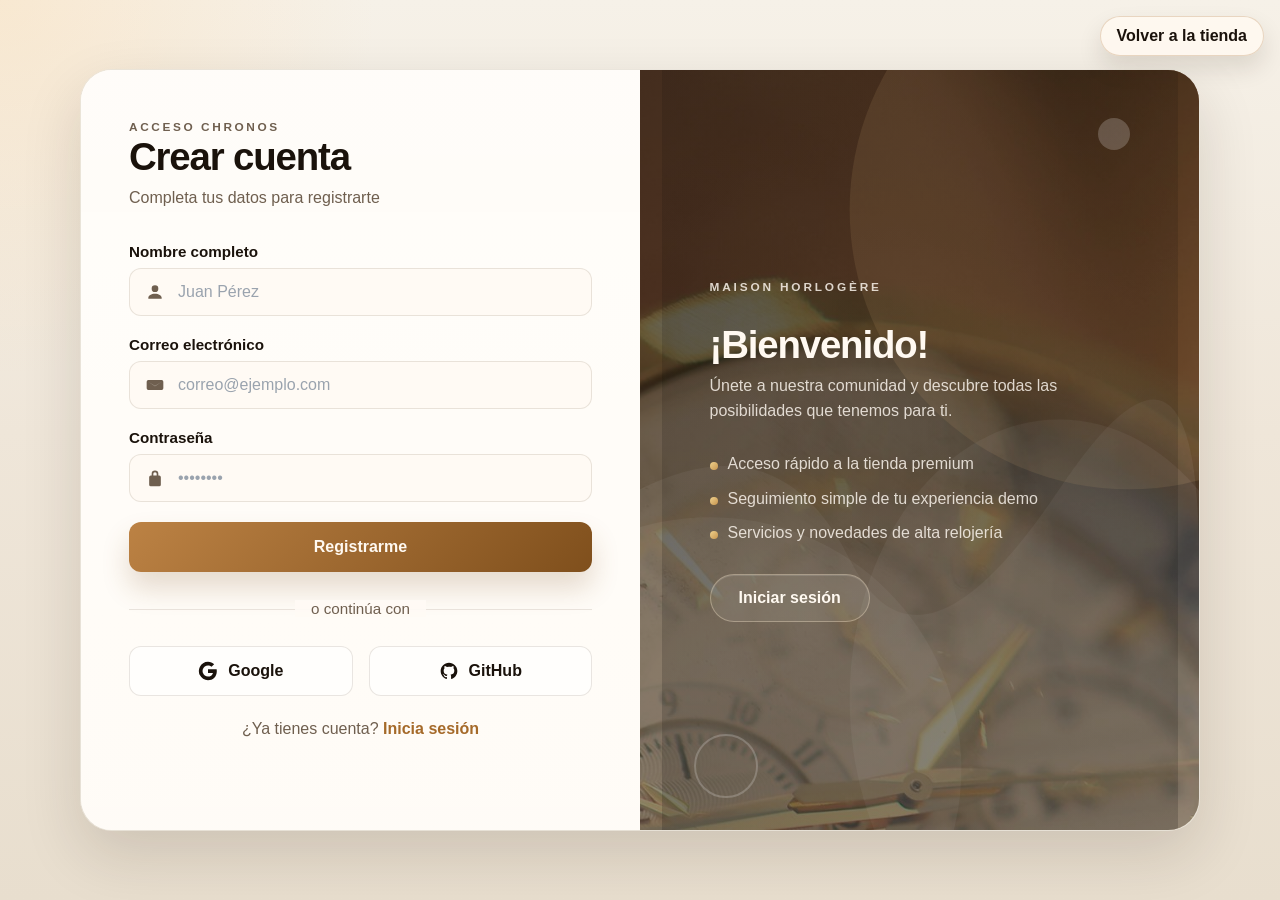
<file: INICIO/index.html>
<!DOCTYPE html>
<html lang="es">
  <head>
    <meta charset="UTF-8" />
    <meta name="viewport" content="width=device-width, initial-scale=1.0" />
    <title>Autenticación</title>
    <script>
      if (location.protocol !== "file:" && /\/INICIO$/i.test(location.pathname)) {
        location.replace(`${location.pathname}/${location.search}${location.hash}`)
      }
    </script>
    <link rel="stylesheet" href="../shared/ui-patterns.css" />
    <link rel="stylesheet" href="./styles.css" />
  </head>
  <body>
    <a class="back-to-store" href="../TIENDA/index.html">Volver a la tienda</a>
    <main class="page">
      <section class="auth-card">
        <div class="auth-layout">
          <div class="form-panel">
            <div id="register-view" class="auth-view">
              <header class="copy-block">
                <p class="panel-kicker">Acceso CHRONOS</p>
                <h1>Crear cuenta</h1>
                <p>Completa tus datos para registrarte</p>
              </header>

              <form id="register-form" class="auth-form">
                <div class="field-group">
                  <label for="register-name">Nombre completo</label>
                  <div class="input-wrap">
                    <span class="input-icon" aria-hidden="true">
                      <svg viewBox="0 0 24 24">
                        <path
                          d="M12 12a4 4 0 1 0-4-4 4 4 0 0 0 4 4Zm0 2c-4.418 0-8 2.239-8 5v1h16v-1c0-2.761-3.582-5-8-5Z"
                        />
                      </svg>
                    </span>
                    <input
                      id="register-name"
                      name="name"
                      type="text"
                      placeholder="Juan Pérez"
                      autocomplete="name"
                      required
                    />
                  </div>
                </div>

                <div class="field-group">
                  <label for="register-email">Correo electrónico</label>
                  <div class="input-wrap">
                    <span class="input-icon" aria-hidden="true">
                      <svg viewBox="0 0 24 24">
                        <path
                          d="M4 6h16a2 2 0 0 1 2 2v8a2 2 0 0 1-2 2H4a2 2 0 0 1-2-2V8a2 2 0 0 1 2-2Zm0 2v.217l8 5.334 8-5.334V8l-8 5.333L4 8Z"
                        />
                      </svg>
                    </span>
                    <input
                      id="register-email"
                      name="email"
                      type="email"
                      placeholder="correo@ejemplo.com"
                      autocomplete="email"
                      required
                    />
                  </div>
                </div>

                <div class="field-group">
                  <label for="register-password">Contraseña</label>
                  <div class="input-wrap">
                    <span class="input-icon" aria-hidden="true">
                      <svg viewBox="0 0 24 24">
                        <path
                          d="M17 9h-1V7a4 4 0 1 0-8 0v2H7a2 2 0 0 0-2 2v9a2 2 0 0 0 2 2h10a2 2 0 0 0 2-2v-9a2 2 0 0 0-2-2Zm-7-2a2 2 0 1 1 4 0v2h-4Z"
                        />
                      </svg>
                    </span>
                    <input
                      id="register-password"
                      name="password"
                      type="password"
                      placeholder="••••••••"
                      autocomplete="new-password"
                      required
                    />
                  </div>
                </div>

                <button class="primary-button" type="submit">Registrarme</button>
              </form>

              <div class="separator">
                <span>o continúa con</span>
              </div>

              <div class="social-grid">
                <button class="social-button" type="button" data-provider="Google">
                  <svg viewBox="0 0 24 24" aria-hidden="true">
                    <path
                      d="M22.56 12.25c0-.78-.07-1.53-.2-2.25H12v4.26h5.92c-.26 1.37-1.04 2.53-2.21 3.31v2.77h3.57c2.08-1.92 3.28-4.74 3.28-8.09Z"
                    />
                    <path
                      d="M12 23c2.97 0 5.46-.98 7.28-2.66l-3.57-2.77c-.98.66-2.23 1.06-3.71 1.06-2.86 0-5.29-1.93-6.16-4.53H2.18v2.84C3.99 20.53 7.7 23 12 23Z"
                    />
                    <path
                      d="M5.84 14.09c-.22-.66-.35-1.36-.35-2.09s.13-1.43.35-2.09V7.07H2.18C1.43 8.55 1 10.22 1 12s.43 3.45 1.18 4.93l3.66-2.84Z"
                    />
                    <path
                      d="M12 5.38c1.62 0 3.06.56 4.21 1.64l3.15-3.15C17.45 2.09 14.97 1 12 1 7.7 1 3.99 3.47 2.18 7.07l3.66 2.84c.87-2.6 3.3-4.53 6.16-4.53Z"
                    />
                  </svg>
                  <span>Google</span>
                </button>
                <button class="social-button" type="button" data-provider="GitHub">
                  <svg viewBox="0 0 24 24" aria-hidden="true">
                    <path
                      d="M12 2C6.477 2 2 6.477 2 12c0 4.42 2.865 8.166 6.839 9.489.5.092.682-.217.682-.482 0-.237-.008-.866-.013-1.7-2.782.604-3.369-1.341-3.369-1.341-.454-1.155-1.11-1.462-1.11-1.462-.908-.62.069-.608.069-.608 1.003.07 1.531 1.03 1.531 1.03.892 1.529 2.341 1.087 2.91.831.092-.646.35-1.086.636-1.336-2.22-.253-4.555-1.11-4.555-4.943 0-1.091.39-1.984 1.029-2.683-.103-.253-.446-1.27.098-2.647 0 0 .84-.269 2.75 1.025A9.578 9.578 0 0 1 12 6.836c.85.004 1.705.114 2.504.336 1.909-1.294 2.747-1.025 2.747-1.025.546 1.377.203 2.394.1 2.647.64.699 1.028 1.592 1.028 2.683 0 3.842-2.339 4.687-4.566 4.935.359.309.678.919.678 1.852 0 1.336-.012 2.415-.012 2.743 0 .267.18.578.688.48C19.138 20.163 22 16.418 22 12c0-5.523-4.477-10-10-10Z"
                    />
                  </svg>
                  <span>GitHub</span>
                </button>
              </div>

              <p class="mobile-switch">
                ¿Ya tienes cuenta?
                <button type="button" data-switch="login">Inicia sesión</button>
              </p>
            </div>

            <div id="login-view" class="auth-view is-hidden">
              <header class="copy-block">
                <p class="panel-kicker">Acceso CHRONOS</p>
                <h1>Iniciar sesión</h1>
                <p>Ingresa tus credenciales para acceder</p>
              </header>

              <form id="login-form" class="auth-form">
                <div class="field-group">
                  <label for="login-email">Usuario</label>
                  <div class="input-wrap">
                    <span class="input-icon" aria-hidden="true">
                      <svg viewBox="0 0 24 24">
                        <path
                          d="M4 6h16a2 2 0 0 1 2 2v8a2 2 0 0 1-2 2H4a2 2 0 0 1-2-2V8a2 2 0 0 1 2-2Zm0 2v.217l8 5.334 8-5.334V8l-8 5.333L4 8Z"
                        />
                      </svg>
                    </span>
                    <input
                      id="login-email"
                      name="username"
                      type="text"
                      placeholder="Juan"
                      autocomplete="username"
                      required
                    />
                  </div>
                  <small class="field-hint">Usuario demo: <strong>Juan</strong></small>
                </div>

                <div class="field-group">
                  <div class="field-row">
                    <label for="login-password">Contraseña</label>
                    <button class="link-button" type="button" id="forgot-password">
                      ¿Olvidaste tu contraseña?
                    </button>
                  </div>
                  <div class="input-wrap password-wrap">
                    <span class="input-icon" aria-hidden="true">
                      <svg viewBox="0 0 24 24">
                        <path
                          d="M17 9h-1V7a4 4 0 1 0-8 0v2H7a2 2 0 0 0-2 2v9a2 2 0 0 0 2 2h10a2 2 0 0 0 2-2v-9a2 2 0 0 0-2-2Zm-7-2a2 2 0 1 1 4 0v2h-4Z"
                        />
                      </svg>
                    </span>
                    <input
                      id="login-password"
                      name="password"
                      type="password"
                      placeholder="••••••••"
                      autocomplete="current-password"
                      required
                    />
                    <button
                      class="password-toggle"
                      type="button"
                      id="toggle-password"
                      aria-label="Mostrar contraseña"
                      aria-pressed="false"
                    >
                      Ver
                    </button>
                  </div>
                  <small class="field-hint">Clave demo: <strong>1234</strong></small>
                </div>

                <label class="checkbox-row" for="remember">
                  <input id="remember" name="remember" type="checkbox" />
                  <span>Recordar mi sesión</span>
                </label>

                <button class="primary-button" type="submit">Iniciar sesión</button>
              </form>

              <div class="separator">
                <span>o continúa con</span>
              </div>

              <div class="social-grid">
                <button class="social-button" type="button" data-provider="Google">
                  <svg viewBox="0 0 24 24" aria-hidden="true">
                    <path
                      d="M22.56 12.25c0-.78-.07-1.53-.2-2.25H12v4.26h5.92c-.26 1.37-1.04 2.53-2.21 3.31v2.77h3.57c2.08-1.92 3.28-4.74 3.28-8.09Z"
                    />
                    <path
                      d="M12 23c2.97 0 5.46-.98 7.28-2.66l-3.57-2.77c-.98.66-2.23 1.06-3.71 1.06-2.86 0-5.29-1.93-6.16-4.53H2.18v2.84C3.99 20.53 7.7 23 12 23Z"
                    />
                    <path
                      d="M5.84 14.09c-.22-.66-.35-1.36-.35-2.09s.13-1.43.35-2.09V7.07H2.18C1.43 8.55 1 10.22 1 12s.43 3.45 1.18 4.93l3.66-2.84Z"
                    />
                    <path
                      d="M12 5.38c1.62 0 3.06.56 4.21 1.64l3.15-3.15C17.45 2.09 14.97 1 12 1 7.7 1 3.99 3.47 2.18 7.07l3.66 2.84c.87-2.6 3.3-4.53 6.16-4.53Z"
                    />
                  </svg>
                  <span>Google</span>
                </button>
                <button class="social-button" type="button" data-provider="GitHub">
                  <svg viewBox="0 0 24 24" aria-hidden="true">
                    <path
                      d="M12 2C6.477 2 2 6.477 2 12c0 4.42 2.865 8.166 6.839 9.489.5.092.682-.217.682-.482 0-.237-.008-.866-.013-1.7-2.782.604-3.369-1.341-3.369-1.341-.454-1.155-1.11-1.462-1.11-1.462-.908-.62.069-.608.069-.608 1.003.07 1.531 1.03 1.531 1.03.892 1.529 2.341 1.087 2.91.831.092-.646.35-1.086.636-1.336-2.22-.253-4.555-1.11-4.555-4.943 0-1.091.39-1.984 1.029-2.683-.103-.253-.446-1.27.098-2.647 0 0 .84-.269 2.75 1.025A9.578 9.578 0 0 1 12 6.836c.85.004 1.705.114 2.504.336 1.909-1.294 2.747-1.025 2.747-1.025.546 1.377.203 2.394.1 2.647.64.699 1.028 1.592 1.028 2.683 0 3.842-2.339 4.687-4.566 4.935.359.309.678.919.678 1.852 0 1.336-.012 2.415-.012 2.743 0 .267.18.578.688.48C19.138 20.163 22 16.418 22 12c0-5.523-4.477-10-10-10Z"
                    />
                  </svg>
                  <span>GitHub</span>
                </button>
              </div>

              <p class="mobile-switch">
                ¿No tienes cuenta?
                <button type="button" data-switch="register">Regístrate</button>
              </p>
            </div>

            <div id="post-login-view" class="auth-view is-hidden" aria-live="polite">
              <header class="copy-block post-login-copy">
                <p class="panel-kicker">Acceso confirmado</p>
                <h1>Bienvenido a la experiencia CHRONOS</h1>
                <p>
                  Tu sesión demo está activa. Desde acá puedes seguir hacia la tienda o
                  servicios, o cerrar sesión para reiniciar el flujo.
                </p>
                <p class="post-login-user" id="post-login-user"></p>
              </header>

              <div class="post-login-panel">
                <strong>Qué puedes hacer ahora</strong>
                <ul class="post-login-list">
                  <li>Entrar a la tienda premium y explorar la colección.</li>
                  <li>Ver servicios disponibles de alta relojería.</li>
                  <li>Cerrar sesión para probar otra vez el acceso demo.</li>
                </ul>
              </div>

              <div class="post-login-actions">
                <a class="primary-button post-login-link" href="../TIENDA/index.html">Ir a la tienda</a>
                <a class="social-button post-login-link" href="../SERVICIOS/index.html">Ver servicios</a>
                <button class="post-login-logout" type="button" id="post-login-logout">
                  Cerrar sesión
                </button>
              </div>
            </div>

            <p id="feedback" class="feedback" aria-live="polite"></p>
          </div>

          <aside class="welcome-panel">
            <div class="background-shapes" aria-hidden="true">
              <svg viewBox="0 0 400 600" preserveAspectRatio="xMidYMid slice">
                <circle cx="350" cy="100" r="200" class="shape-light" />
                <circle cx="50" cy="500" r="180" class="shape-soft" />
                <ellipse cx="300" cy="450" rx="150" ry="200" class="shape-soft" />
                <path
                  d="M0 300 Q100 250 150 350 T300 300 T400 350 L400 600 L0 600 Z"
                  class="shape-soft"
                />
              </svg>
            </div>

            <div class="welcome-content">
              <div class="welcome-copy">
                <p class="welcome-kicker">Maison horlogère</p>
                <h2 id="welcome-title">¡Bienvenido!</h2>
                <p id="welcome-text">
                  Únete a nuestra comunidad y descubre todas las posibilidades que
                  tenemos para ti.
                </p>
                <ul class="welcome-highlights" aria-label="Beneficios principales">
                  <li>Acceso rápido a la tienda premium</li>
                  <li>Seguimiento simple de tu experiencia demo</li>
                  <li>Servicios y novedades de alta relojería</li>
                </ul>
                <button id="panel-switch" class="outline-button" type="button">
                  Iniciar sesión
                </button>
              </div>

              <div class="decor-circle decor-circle-large" aria-hidden="true"></div>
              <div class="decor-circle decor-circle-small" aria-hidden="true"></div>
            </div>
          </aside>
        </div>
      </section>
    </main>

    <script src="../shared/auth-session.js"></script>
    <script src="./script.js"></script>
  </body>
</html>
</file>
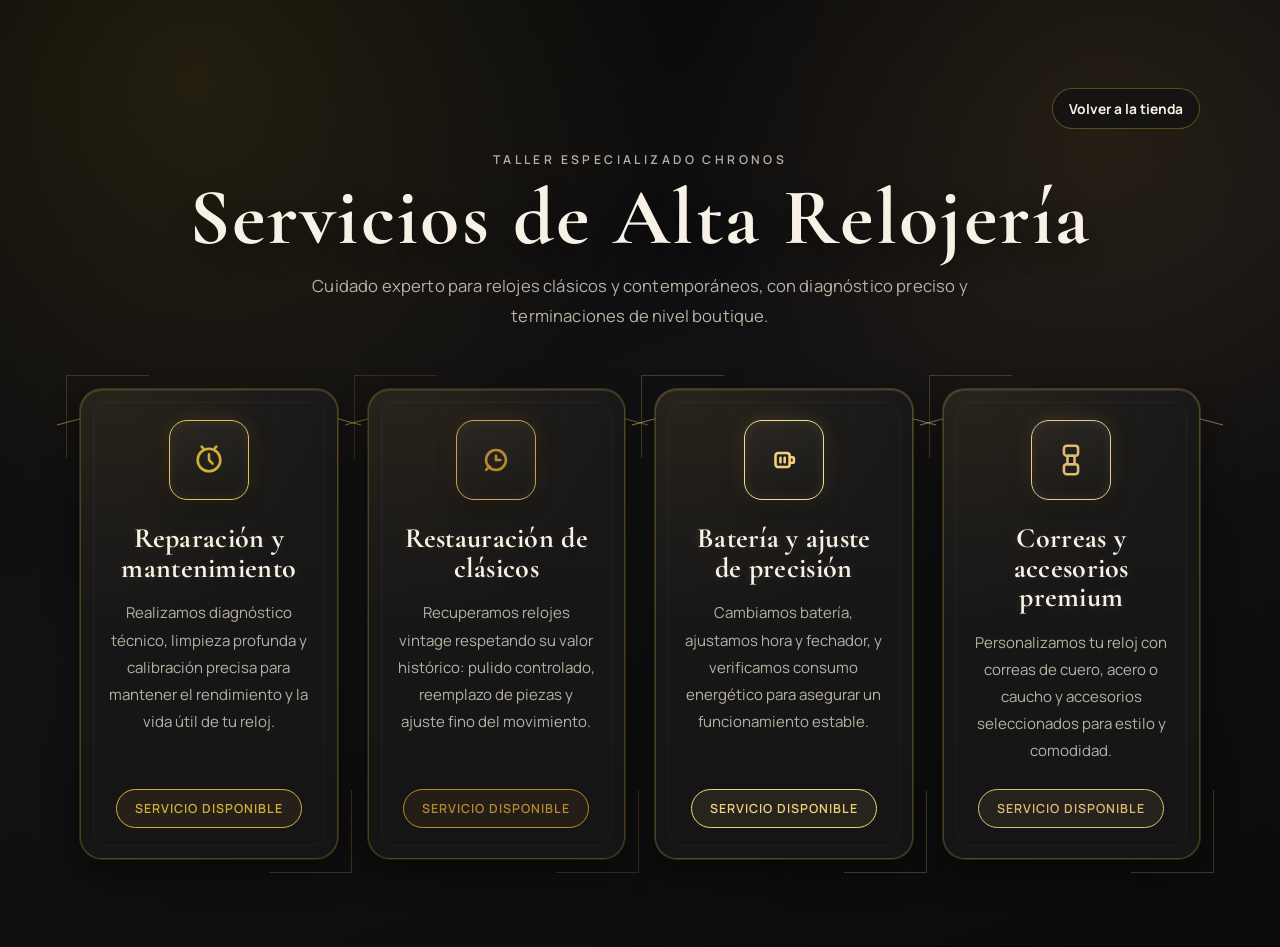
<file: SERVICIOS/index.html>
<!DOCTYPE html>
<html lang="es">
  <head>
    <meta charset="UTF-8" />
    <meta name="viewport" content="width=device-width, initial-scale=1.0" />
    <meta
      name="description"
      content="Servicios de alta relojería CHRONOS con precisión artesanal y acabados premium"
    />
    <script>
      if (location.protocol !== "file:" && /\/SERVICIOS$/i.test(location.pathname)) {
        location.replace(`${location.pathname}/${location.search}${location.hash}`)
      }
    </script>
    <title>Servicios de Relojería | CHRONOS</title>
    <link rel="stylesheet" href="../shared/ui-patterns.css" />
    <link rel="stylesheet" href="./styles.css" />
  </head>
  <body>
    <main class="page" id="contenido">
      <section class="services-section" aria-labelledby="services-heading">
        <div class="container">
          <div class="utility-row">
            <div class="account-menu" id="accountMenu" hidden>
              <button
                class="utility-link utility-button"
                type="button"
                id="accountToggle"
                aria-expanded="false"
                aria-controls="accountPanel"
              >
                Mi cuenta
              </button>

              <div class="account-panel" id="accountPanel" hidden>
                <p class="account-label">Sesión activa</p>
                <strong class="account-name" id="authStatus"></strong>
                <a class="account-link" href="../INICIO/index.html">Mi acceso</a>
                <button class="account-logout" type="button" id="logoutButton">Cerrar sesión</button>
              </div>
            </div>
            <a class="utility-link" href="../TIENDA/index.html">Volver a la tienda</a>
          </div>

          <header class="hero">
            <p class="eyebrow">Taller especializado CHRONOS</p>
            <h1 id="services-heading">Servicios de Alta Relojería</h1>
            <p class="hero-copy">
              Cuidado experto para relojes clásicos y contemporáneos, con diagnóstico preciso y terminaciones de nivel boutique.
            </p>
          </header>

          <ul class="services-grid" id="services-grid" role="list"></ul>
        </div>
      </section>
    </main>

    <script src="../shared/auth-session.js"></script>
    <script src="./script.js"></script>
  </body>
</html>
</file>
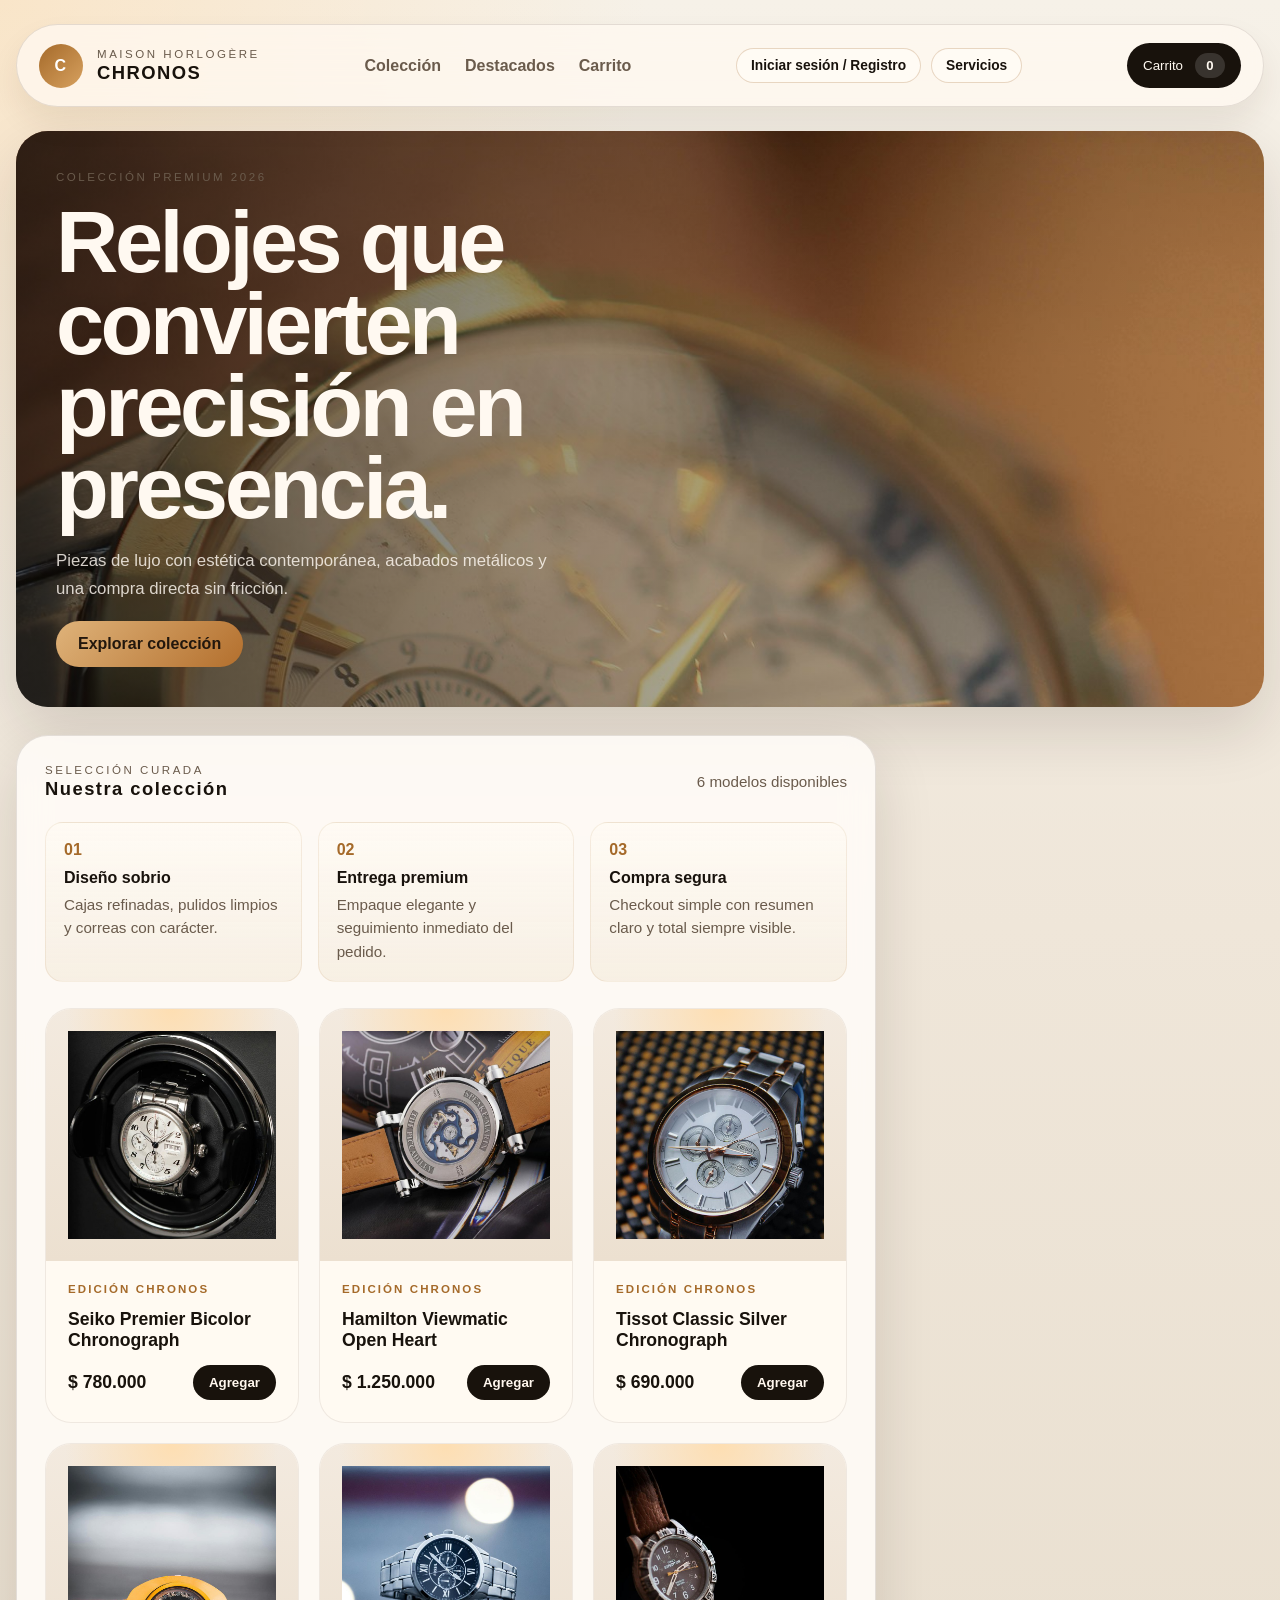
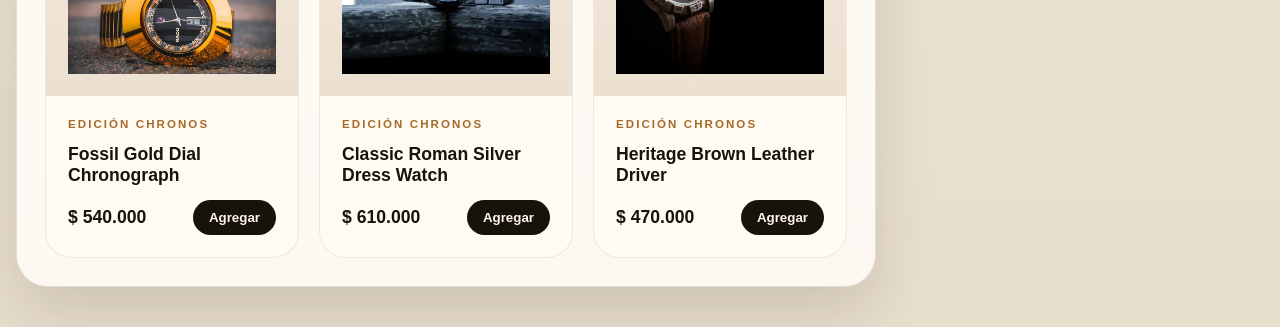
<file: TIENDA/index.html>
<!doctype html>
<html lang="es">
  <head>
    <meta charset="UTF-8" />
    <meta name="viewport" content="width=device-width, initial-scale=1.0" />
    <title>Chronos | Relojes de Lujo</title>
    <meta
      name="description"
      content="Tienda online de relojes premium con una experiencia de compra moderna."
    />
    <script>
      if (location.protocol !== "file:" && /\/TIENDA$/i.test(location.pathname)) {
        location.replace(`${location.pathname}/${location.search}${location.hash}`)
      }
    </script>
    <link
      rel="icon"
      href="data:image/svg+xml;utf8,%3Csvg xmlns='http://www.w3.org/2000/svg' viewBox='0 0 64 64'%3E%3Crect width='64' height='64' rx='16' fill='%2318120c'/%3E%3Ctext x='50%25' y='53%25' text-anchor='middle' font-family='Segoe UI, Arial, sans-serif' font-size='34' font-weight='700' fill='%23f7efe4'%3EC%3C/text%3E%3C/svg%3E"
      type="image/svg+xml"
    />
    <link rel="stylesheet" href="../shared/ui-patterns.css" />
    <link rel="stylesheet" href="./styles.css" />
  </head>
  <body>
    <div class="page-shell">
      <header class="topbar">
        <div class="brand">
          <div class="brand-mark">C</div>
          <div>
            <p class="brand-kicker">Maison horlogère</p>
            <h1>CHRONOS</h1>
          </div>
        </div>

        <nav class="main-nav" aria-label="Principal">
          <a href="#coleccion">Colección</a>
          <a href="#destacados">Destacados</a>
          <a href="#carrito">Carrito</a>
        </nav>

        <div class="topbar-actions">
          <a class="topbar-link" href="../INICIO/index.html" id="authLink">Iniciar sesión / Registro</a>
          <div class="account-menu" id="accountMenu" hidden>
            <button
              class="topbar-link topbar-button account-toggle"
              type="button"
              id="accountToggle"
              aria-expanded="false"
              aria-controls="accountPanel"
            >
              Mi cuenta
            </button>

            <div class="account-panel" id="accountPanel" hidden>
              <p class="account-label">Sesión activa</p>
              <strong class="account-name" id="authStatus"></strong>
              <a class="account-link" href="../INICIO/index.html">
                Mi acceso
              </a>
              <button class="account-logout" type="button" id="logoutButton">Cerrar sesión</button>
            </div>
          </div>
          <a class="topbar-link" href="../SERVICIOS/index.html">Servicios</a>
        </div>

        <button
          class="cart-pill"
          id="cartToggle"
          type="button"
          aria-label="Abrir carrito"
          aria-controls="carrito"
        >
          <span>Carrito</span>
          <strong id="cartCount" aria-live="polite">0</strong>
        </button>
      </header>

      <main class="layout">
        <section class="hero">
          <img
            class="hero-image"
            src="./public/images/hero-watch-hero.jpg"
            srcset="
              ./public/images/hero-watch-hero-800.jpg 800w,
              ./public/images/hero-watch-hero.jpg 1600w
            "
            sizes="(max-width: 760px) 100vw, (max-width: 1280px) calc(100vw - 32px), 1280px"
            loading="eager"
            decoding="async"
            alt="Primer plano de un reloj de lujo real sobre una muñeca"
          />
          <div class="hero-overlay"></div>
          <div class="hero-copy">
            <p class="eyebrow">Colección Premium 2026</p>
            <h2>Relojes que convierten precisión en presencia.</h2>
            <p>
              Piezas de lujo con estética contemporánea, acabados metálicos y una compra
              directa sin fricción.
            </p>
            <a class="hero-cta" href="#coleccion">Explorar colección</a>
          </div>
        </section>

        <section class="content-grid">
          <section class="catalog" id="coleccion">
            <div class="section-head">
              <div>
                <p class="section-kicker">Selección curada</p>
                <h3>Nuestra colección</h3>
              </div>
              <p class="section-meta">
                <span id="productCount">0</span> modelos disponibles
              </p>
            </div>

            <div class="feature-strip" id="destacados">
              <article>
                <span>01</span>
                <h4>Diseño sobrio</h4>
                <p>Cajas refinadas, pulidos limpios y correas con carácter.</p>
              </article>
              <article>
                <span>02</span>
                <h4>Entrega premium</h4>
                <p>Empaque elegante y seguimiento inmediato del pedido.</p>
              </article>
              <article>
                <span>03</span>
                <h4>Compra segura</h4>
                <p>Checkout simple con resumen claro y total siempre visible.</p>
              </article>
            </div>

            <div class="product-grid" id="productGrid"></div>
          </section>

          <aside class="cart-panel" id="carrito" tabindex="-1" aria-labelledby="cartTitle">
            <div class="cart-head">
              <div>
                <p class="section-kicker">Resumen</p>
                <h3 id="cartTitle">Tu carrito</h3>
              </div>
              <span class="cart-badge" id="cartBadge" aria-live="polite">0 artículos</span>
            </div>

            <div class="cart-items" id="cartItems" aria-live="polite"></div>

            <div class="cart-summary">
              <div>
                <span>Subtotal</span>
                <strong id="cartSubtotal" aria-live="polite">$0</strong>
              </div>
              <div>
                <span>Envío premium</span>
                <strong>Gratis</strong>
              </div>
              <button class="checkout-button" type="button" id="checkoutButton">
                Finalizar compra
              </button>
            </div>
          </aside>
        </section>
      </main>
    </div>

    <template id="productCardTemplate">
      <article class="product-card">
        <div class="product-image-wrap">
          <img class="product-image" alt="" />
        </div>
        <div class="product-body">
          <p class="product-tag">Edición Chronos</p>
          <h4 class="product-name"></h4>
          <div class="product-footer">
            <strong class="product-price"></strong>
            <button class="add-button" type="button">Agregar</button>
          </div>
        </div>
      </article>
    </template>

    <template id="cartItemTemplate">
      <article class="cart-item">
        <img class="cart-item-image" alt="" />
        <div class="cart-item-body">
          <div class="cart-item-copy">
            <h4 class="cart-item-name"></h4>
            <strong class="cart-item-price"></strong>
          </div>
          <div class="cart-controls">
            <div class="quantity-control">
              <button class="qty-button" type="button" data-action="decrease">-</button>
              <span class="qty-value"></span>
              <button class="qty-button" type="button" data-action="increase">+</button>
            </div>
            <button class="remove-button" type="button">Eliminar</button>
          </div>
        </div>
      </article>
    </template>

    <script src="../shared/auth-session.js"></script>
    <script src="./script.js"></script>
  </body>
</html>
</file>
<file: shared/ui-patterns.css>
/*
  Patrones visuales compartidos de CHRONOS.
  Base estructural reutilizable; cada módulo mantiene su paleta y detalles locales.
*/

:is(.back-to-store, .back-home, .utility-link, .topbar-link, .welcome-link, .account-link, .account-logout) {
  display: inline-flex;
  align-items: center;
  justify-content: center;
  border-radius: 999px;
  text-decoration: none;
  font-weight: 700;
}

:is(.utility-button, .topbar-button) {
  cursor: pointer;
  font: inherit;
}

.account-menu {
  position: relative;
}

.account-panel {
  position: absolute;
  top: calc(100% + 10px);
  right: 0;
  width: 240px;
  display: grid;
  gap: 12px;
  padding: 18px;
  opacity: 0;
  transform: translateY(-8px) scale(0.98);
  visibility: hidden;
  pointer-events: none;
  transition: opacity 180ms ease, transform 180ms ease, visibility 180ms ease;
}

.account-panel.is-open {
  opacity: 1;
  transform: translateY(0) scale(1);
  visibility: visible;
  pointer-events: auto;
}

.account-label {
  margin: 0;
  text-transform: uppercase;
  letter-spacing: 0.16em;
  font-size: 0.7rem;
  font-weight: 700;
}

.account-name {
  font-size: 1rem;
}

.account-link,
.account-logout {
  min-height: 42px;
  padding: 0 14px;
  font-size: 0.86rem;
}
</file>
<file: INICIO/styles.css>
:root {
  --background: #f4ede4;
  --foreground: #1a120b;
  --card: rgba(255, 251, 246, 0.94);
  --card-foreground: #1a120b;
  --primary: #a56a2a;
  --primary-strong: #7f4f1c;
  --primary-foreground: #fff9f1;
  --muted: #efe5d8;
  --muted-foreground: #6f5f4f;
  --border: rgba(74, 50, 26, 0.12);
  --input: #fffaf4;
  --ring: rgba(165, 106, 42, 0.2);
  --shadow: 0 24px 60px rgba(38, 24, 12, 0.14);
  --radius-xl: 32px;
  --radius-lg: 24px;
  --radius-md: 16px;
  --radius-sm: 12px;
  --font: "Segoe UI", Tahoma, Geneva, Verdana, sans-serif;
}

* {
  box-sizing: border-box;
}

html,
body {
  margin: 0;
  min-height: 100%;
}

body {
  font-family: var(--font);
  background:
    radial-gradient(circle at top left, rgba(255, 210, 150, 0.28), transparent 24%),
    linear-gradient(180deg, #f6f1e8 0%, #efe6d9 48%, #e8dece 100%);
  color: var(--foreground);
}

button,
input {
  font: inherit;
}

button {
  cursor: pointer;
}

.back-to-store {
  position: fixed;
  top: 16px;
  right: 16px;
  z-index: 50;
  padding: 10px 16px;
  border: 1px solid var(--border);
  border: 1px solid rgba(165, 106, 42, 0.24);
  background: rgba(255, 249, 241, 0.88);
  color: var(--foreground);
  box-shadow: 0 12px 24px rgba(38, 24, 12, 0.12);
}

.back-to-store:hover,
.back-to-store:focus-visible {
  background: rgba(255, 253, 249, 0.98);
  border-color: var(--primary);
}

.page {
  min-height: 100vh;
  display: flex;
  align-items: center;
  justify-content: center;
  padding: 16px;
}

.auth-card {
  width: min(100%, 1120px);
  border: 1px solid rgba(74, 50, 26, 0.1);
  border-radius: var(--radius-xl);
  overflow: hidden;
  background: rgba(255, 252, 247, 0.72);
  backdrop-filter: blur(18px);
  box-shadow: var(--shadow);
}

.auth-layout {
  display: flex;
  flex-direction: column;
  min-height: 600px;
}

.form-panel,
.welcome-panel {
  flex: 1 1 50%;
}

.form-panel {
  display: flex;
  flex-direction: column;
  justify-content: center;
  padding: 32px;
  background:
    linear-gradient(180deg, rgba(255,255,255,0.42), rgba(255,255,255,0.18)),
    var(--card);
}

.panel-kicker {
  margin: 0 0 10px;
  color: var(--primary-strong);
  text-transform: uppercase;
  letter-spacing: 0.22em;
  font-size: 0.74rem;
  font-weight: 700;
}

.auth-view {
  display: block;
}

.auth-view.is-hidden {
  display: none;
}

.copy-block {
  margin-bottom: 32px;
}

.copy-block h1,
.welcome-copy h2 {
  margin: 0 0 8px;
  font-size: clamp(2.2rem, 3vw, 3.4rem);
  line-height: 1.04;
  letter-spacing: -0.03em;
}

.copy-block p,
.welcome-copy p {
  margin: 0;
  color: var(--muted-foreground);
  line-height: 1.6;
}

.auth-form {
  display: grid;
  gap: 20px;
}

.field-group {
  display: grid;
  gap: 8px;
}

.field-group label,
.field-row label,
.checkbox-row {
  font-size: 0.95rem;
  font-weight: 600;
}

.field-row {
  display: flex;
  align-items: center;
  justify-content: space-between;
  gap: 16px;
}

.input-wrap {
  position: relative;
}

.password-wrap input {
  padding-right: 88px;
}

.input-icon {
  position: absolute;
  top: 50%;
  left: 16px;
  width: 20px;
  height: 20px;
  color: var(--muted-foreground);
  transform: translateY(-50%);
}

.input-icon svg,
.social-button svg {
  width: 100%;
  height: 100%;
  fill: currentColor;
}

.input-wrap input {
  width: 100%;
  padding: 14px 16px 14px 48px;
  border: 1px solid var(--border);
  border-radius: var(--radius-sm);
  background: var(--input);
  color: var(--card-foreground);
  transition: border-color 0.2s ease, box-shadow 0.2s ease, background 0.2s ease;
}

.input-wrap input::placeholder {
  color: #9aa3ae;
}

.input-wrap input:focus {
  outline: none;
  border-color: var(--primary);
  box-shadow: 0 0 0 4px var(--ring);
  background: #fffdf9;
}

.input-wrap.is-error input {
  border-color: #d14d72;
  box-shadow: 0 0 0 4px rgba(209, 77, 114, 0.16);
  background: #fff8fa;
}

.password-toggle {
  position: absolute;
  top: 50%;
  right: 12px;
  min-width: 58px;
  padding: 8px 12px;
  border: 1px solid var(--border);
  border-radius: 999px;
  background: rgba(255, 255, 255, 0.94);
  color: var(--foreground);
  font-size: 0.84rem;
  font-weight: 700;
  transform: translateY(-50%);
}

.password-toggle:hover,
.password-toggle:focus-visible {
  border-color: var(--primary);
  background: #fffdf9;
}

.field-hint {
  display: block;
  margin-top: 8px;
  color: var(--muted-foreground);
  font-size: 0.84rem;
}

.field-hint strong {
  color: var(--foreground);
}

.primary-button,
.outline-button,
.social-button {
  border: 0;
  border-radius: var(--radius-sm);
  transition: transform 0.2s ease, background 0.2s ease, color 0.2s ease,
    box-shadow 0.2s ease, border-color 0.2s ease;
}

.primary-button {
  padding: 16px 20px;
  background: linear-gradient(135deg, #bc8244, var(--primary-strong));
  color: var(--primary-foreground);
  font-weight: 700;
  box-shadow: 0 16px 28px rgba(127, 79, 28, 0.2);
}

.primary-button:hover,
.primary-button:focus-visible {
  background: var(--primary-strong);
  transform: translateY(-1px);
}

.separator {
  position: relative;
  margin: 28px 0;
  text-align: center;
}

.separator::before {
  content: "";
  position: absolute;
  top: 50%;
  left: 0;
  width: 100%;
  height: 1px;
  background: var(--border);
}

.separator span {
  position: relative;
  display: inline-block;
  padding: 0 16px;
  background: var(--card);
  color: var(--muted-foreground);
  font-size: 0.95rem;
}

.social-grid {
  display: grid;
  grid-template-columns: repeat(2, minmax(0, 1fr));
  gap: 16px;
}

.social-button {
  display: inline-flex;
  align-items: center;
  justify-content: center;
  gap: 10px;
  padding: 14px 16px;
  border: 1px solid var(--border);
  background: rgba(255, 255, 255, 0.64);
  color: var(--card-foreground);
  font-weight: 600;
}

.social-button:hover,
.social-button:focus-visible {
  background: rgba(255, 253, 249, 0.98);
  border-color: rgba(165, 106, 42, 0.22);
  transform: translateY(-1px);
}

.social-button svg {
  width: 20px;
  height: 20px;
}

.checkbox-row {
  display: inline-flex;
  align-items: center;
  gap: 10px;
  color: var(--muted-foreground);
  font-weight: 500;
}

.checkbox-row input {
  width: 16px;
  height: 16px;
  accent-color: var(--primary);
}

.mobile-switch {
  margin: 24px 0 0;
  text-align: center;
  color: var(--muted-foreground);
}

.mobile-switch button,
.link-button {
  padding: 0;
  background: transparent;
  border: 0;
  color: var(--primary);
  font-weight: 600;
}

.mobile-switch button:hover,
.link-button:hover {
  text-decoration: underline;
}

.feedback {
  min-height: 24px;
  margin: 20px 0 0;
  color: var(--primary-strong);
  font-weight: 600;
}

.feedback.is-error {
  padding: 12px 14px;
  border: 1px solid rgba(209, 77, 114, 0.28);
  border-radius: var(--radius-sm);
  background: #fff4f7;
  color: #b4234d;
}

.post-login-copy {
  margin-bottom: 24px;
}

.post-login-copy h1 {
  margin-bottom: 10px;
}

.post-login-copy > p:not(.post-login-user) {
  max-width: 560px;
  color: var(--muted-foreground);
}

.post-login-user {
  margin-top: 16px;
  color: var(--foreground);
  font-size: 1rem;
  font-weight: 700;
}

.post-login-panel {
  margin-bottom: 24px;
  padding: 20px 22px;
  border: 1px solid rgba(74, 50, 26, 0.12);
  border-radius: var(--radius-md);
  background: rgba(255, 255, 255, 0.72);
  box-shadow: inset 0 1px 0 rgba(255, 255, 255, 0.5);
}

.post-login-panel strong {
  display: block;
  margin-bottom: 10px;
  color: var(--foreground);
}

.post-login-list {
  margin: 0;
  padding: 0;
  list-style: none;
  display: grid;
  gap: 10px;
}

.post-login-list li {
  position: relative;
  padding-left: 18px;
  color: var(--muted-foreground);
  line-height: 1.6;
}

.post-login-list li::before {
  content: "";
  position: absolute;
  top: 10px;
  left: 0;
  width: 8px;
  height: 8px;
  border-radius: 50%;
  background: linear-gradient(135deg, #f0d28d, #c7954f);
}

.post-login-actions {
  display: grid;
  grid-template-columns: repeat(2, minmax(0, 1fr));
  gap: 12px;
  align-items: stretch;
}

.post-login-actions .post-login-logout {
  grid-column: 1 / -1;
}

.post-login-link {
  text-decoration: none;
  min-height: 52px;
}

.post-login-logout {
  display: inline-flex;
  align-items: center;
  justify-content: center;
  min-height: 52px;
  padding: 0 20px;
  border: 1px solid rgba(74, 50, 26, 0.14);
  border-radius: 999px;
  background: rgba(255, 255, 255, 0.84);
  color: var(--foreground);
  font-weight: 700;
  box-shadow: 0 10px 20px rgba(38, 24, 12, 0.08);
}

.post-login-logout:hover,
.post-login-logout:focus-visible {
  background: rgba(255, 253, 249, 0.98);
  border-color: rgba(165, 106, 42, 0.28);
  transform: translateY(-1px);
}

.welcome-panel {
  position: relative;
  display: flex;
  align-items: center;
  justify-content: center;
  overflow: hidden;
  background:
    linear-gradient(140deg, rgba(18, 12, 7, 0.7), rgba(18, 12, 7, 0.42)),
    url("../TIENDA/public/images/hero-watch-hero.jpg") center/cover no-repeat;
}

.background-shapes,
.background-shapes svg,
.welcome-content {
  position: absolute;
  inset: 0;
}

.shape-light {
  fill: rgba(216, 176, 122, 0.14);
}

.shape-soft {
  fill: rgba(255, 255, 255, 0.06);
}

.welcome-content {
  position: relative;
  z-index: 1;
  display: flex;
  flex-direction: column;
  align-items: center;
  justify-content: center;
  height: 100%;
  padding: 32px;
  text-align: left;
  background: linear-gradient(180deg, rgba(9, 7, 5, 0.12), rgba(9, 7, 5, 0.18));
}

.welcome-copy {
  display: flex;
  flex-direction: column;
  align-items: flex-start;
  justify-content: center;
  max-width: 420px;
  width: 100%;
  color: var(--primary-foreground);
  margin: 0 auto;
  text-align: left;
}

.welcome-kicker {
  margin: 0 0 12px;
  color: rgba(255, 232, 196, 0.86);
  text-transform: uppercase;
  letter-spacing: 0.24em;
  font-size: 0.74rem;
  font-weight: 700;
}

.welcome-copy p {
  color: rgba(255, 249, 241, 0.82);
  margin-bottom: 28px;
}

.welcome-highlights {
  display: grid;
  gap: 10px;
  margin: 0 0 28px;
  padding: 0;
  list-style: none;
}

.welcome-highlights li {
  position: relative;
  padding-left: 18px;
  color: rgba(255, 249, 241, 0.82);
  line-height: 1.55;
}

.welcome-highlights li::before {
  content: "";
  position: absolute;
  top: 10px;
  left: 0;
  width: 8px;
  height: 8px;
  border-radius: 50%;
  background: linear-gradient(135deg, #f0d28d, #c7954f);
}

.outline-button {
  display: inline-flex;
  align-items: center;
  justify-content: center;
  padding: 14px 28px;
  margin: 0;
  border: 1px solid rgba(255, 236, 208, 0.34);
  border-radius: 999px;
  background: rgba(255, 248, 238, 0.08);
  color: var(--primary-foreground);
  font-weight: 700;
  box-shadow: inset 0 1px 0 rgba(255, 255, 255, 0.12);
}

.outline-button:hover,
.outline-button:focus-visible {
  background: rgba(255, 251, 246, 0.96);
  color: #2b1c10;
}

.decor-circle {
  position: absolute;
  border-radius: 50%;
}

.decor-circle-large {
  bottom: 32px;
  left: 32px;
  width: 64px;
  height: 64px;
  border: 2px solid rgba(255, 255, 255, 0.2);
}

.decor-circle-small {
  top: 48px;
  right: 48px;
  width: 32px;
  height: 32px;
  background: rgba(255, 255, 255, 0.2);
}

@media (min-width: 1024px) {
  .auth-layout {
    flex-direction: row;
  }

  .form-panel,
  .welcome-content {
    padding: 48px;
  }
}

@media (max-width: 767px) {
  .back-to-store {
    top: 12px;
    right: 12px;
    padding: 9px 14px;
    font-size: 0.92rem;
  }

  .page {
    padding: 12px;
  }

  .form-panel,
  .welcome-content {
    padding: 28px 24px;
  }

  .social-grid {
    grid-template-columns: 1fr;
  }

  .post-login-actions {
    grid-template-columns: 1fr;
  }

  .post-login-actions .post-login-logout {
    grid-column: auto;
  }

  .welcome-panel {
    min-height: 320px;
  }

  .welcome-copy {
    align-items: center;
    text-align: center;
  }

  .outline-button {
    margin: 0 auto;
  }

  .welcome-highlights {
    text-align: left;
  }

  .background-shapes {
    display: none;
  }
}
</file>
<file: SERVICIOS/styles.css>
@import url("https://fonts.googleapis.com/css2?family=Cormorant+Garamond:wght@600;700&family=Manrope:wght@400;500;600;700&display=swap");

:root {
  --background: #0b0b0c;
  --foreground: #f3efe6;
  --card: #141314;
  --muted: #b8b1a3;
  --border: rgba(212, 175, 55, 0.28);
  --shadow: rgba(0, 0, 0, 0.48);
  --radius: 22px;
}

* {
  box-sizing: border-box;
}

html {
  scroll-behavior: smooth;
}

body {
  margin: 0;
  min-height: 100vh;
  font-family: "Manrope", "Segoe UI", sans-serif;
  color: var(--foreground);
  background:
    radial-gradient(circle at 15% 8%, rgba(212, 175, 55, 0.12), transparent 34%),
    radial-gradient(circle at 86% 14%, rgba(184, 137, 45, 0.12), transparent 30%),
    linear-gradient(160deg, #080808 0%, #121113 48%, #0b0b0c 100%);
}

body::before {
  content: "";
  position: fixed;
  inset: 0;
  pointer-events: none;
  background-image: repeating-linear-gradient(
    115deg,
    transparent 0,
    transparent 34px,
    rgba(255, 255, 255, 0.012) 34px,
    rgba(255, 255, 255, 0.012) 35px
  );
  opacity: 0.5;
}

.page {
  min-height: 100vh;
}

.services-section {
  display: flex;
  align-items: center;
  justify-content: center;
  min-height: 100vh;
  padding: 88px 20px;
}

.container {
  width: 100%;
  max-width: 1120px;
  margin: 0 auto;
}

.utility-row {
  display: flex;
  align-items: center;
  gap: 12px;
  justify-content: flex-end;
  margin-bottom: 22px;
}

.utility-link {
  padding: 10px 16px;
  border: 1px solid rgba(212, 175, 55, 0.36);
  background: rgba(20, 19, 20, 0.82);
  color: #f7f2e7;
  font-size: 0.86rem;
}

.utility-button::after {
  content: "▾";
  margin-left: 8px;
  font-size: 0.78rem;
}

.account-panel {
  border: 1px solid rgba(212, 175, 55, 0.18);
  border-radius: var(--radius);
  background: rgba(20, 19, 20, 0.96);
  box-shadow: 0 20px 40px rgba(0, 0, 0, 0.28);
}

.account-label {
  color: var(--muted);
}

.account-name {
  color: #f8f2e6;
}

.account-link,
.account-logout {
  border-radius: 999px;
}

.account-link {
  border: 1px solid rgba(212, 175, 55, 0.28);
  background: rgba(212, 175, 55, 0.08);
  color: #f7f2e7;
}

.account-logout {
  border: 1px solid rgba(255, 255, 255, 0.08);
  background: rgba(255, 255, 255, 0.04);
  color: #f7f2e7;
  cursor: pointer;
}

.account-link:hover,
.account-logout:hover,
.account-link:focus-visible,
.account-logout:focus-visible {
  border-color: rgba(212, 175, 55, 0.56);
  background: rgba(212, 175, 55, 0.14);
}

.utility-link:hover,
.utility-link:focus-visible {
  border-color: rgba(212, 175, 55, 0.72);
  background: rgba(212, 175, 55, 0.12);
}

.hero {
  margin-bottom: 58px;
  text-align: center;
}

.eyebrow {
  margin: 0 0 12px;
  font-size: 0.76rem;
  font-weight: 600;
  letter-spacing: 0.28em;
  text-transform: uppercase;
  color: var(--muted);
}

.hero h1 {
  margin: 0 0 16px;
  font-family: "Cormorant Garamond", Georgia, serif;
  font-size: clamp(2.8rem, 7vw, 5rem);
  line-height: 0.94;
  letter-spacing: 0.03em;
  color: #f8f2e6;
  text-shadow: 0 12px 26px rgba(0, 0, 0, 0.45);
}

  .hero-copy {
    width: min(100%, 680px);
  margin: 0 auto;
  font-size: 1.04rem;
  line-height: 1.8;
  letter-spacing: 0.01em;
  color: var(--muted);
}

.services-grid {
  display: grid;
  grid-template-columns: repeat(auto-fit, minmax(220px, 1fr));
  gap: 30px;
  margin: 0;
  padding: 0;
  list-style: none;
}

.service-item {
  list-style: none;
}

.service-card {
  position: relative;
  height: 100%;
}

.service-card::before,
.service-card::after,
.service-card .accent-left,
.service-card .accent-right {
  position: absolute;
  pointer-events: none;
  transition: opacity 0.3s ease, transform 0.3s ease;
}

.service-card::before,
.service-card::after {
  content: "";
  width: 82px;
  height: 82px;
  opacity: 0.36;
}

.service-card::before {
  top: -14px;
  left: -14px;
  border-top: 1px solid color-mix(in srgb, var(--accent-color) 64%, transparent);
  border-left: 1px solid color-mix(in srgb, var(--accent-color) 64%, transparent);
}

.service-card::after {
  right: -14px;
  bottom: -14px;
  border-right: 1px solid color-mix(in srgb, var(--accent-color) 64%, transparent);
  border-bottom: 1px solid color-mix(in srgb, var(--accent-color) 64%, transparent);
}

.service-card .accent-left,
.service-card .accent-right {
  top: 28px;
  width: 58px;
  height: 1px;
  opacity: 0.55;
  background: color-mix(in srgb, var(--accent-color) 80%, #fff0c7 20%);
}

.service-card .accent-left {
  left: -24px;
  transform: rotate(-15deg);
}

.service-card .accent-right {
  right: -24px;
  transform: rotate(15deg);
}

.service-card:hover::before,
.service-card:hover::after,
.service-card:hover .accent-left,
.service-card:hover .accent-right {
  opacity: 0.9;
}

.card-shell {
  position: relative;
  display: flex;
  flex-direction: column;
  height: 100%;
  padding: 30px 28px;
  border: 1px solid var(--border);
  border-radius: var(--radius);
  background:
    radial-gradient(circle at 10% 0%, rgba(212, 175, 55, 0.08), transparent 44%),
    linear-gradient(180deg, rgba(255, 255, 255, 0.02), rgba(255, 255, 255, 0.008)),
    var(--card);
  box-shadow:
    0 14px 34px var(--shadow),
    inset 0 1px 0 rgba(255, 255, 255, 0.08),
    0 0 0 1px color-mix(in srgb, var(--accent-color) 24%, transparent);
  transition:
    transform 0.35s ease,
    box-shadow 0.3s ease,
    border-color 0.3s ease;
}

.card-shell::before {
  content: "";
  position: absolute;
  inset: 12px;
  border-radius: calc(var(--radius) - 8px);
  border: 1px solid rgba(255, 255, 255, 0.04);
  pointer-events: none;
}

.service-card:hover .card-shell {
  transform: translateY(-4px);
  border-color: color-mix(in srgb, var(--accent-color) 52%, transparent);
  box-shadow:
    0 18px 42px var(--shadow),
    inset 0 1px 0 rgba(255, 255, 255, 0.12),
    0 0 0 1px color-mix(in srgb, var(--accent-color) 42%, transparent),
    0 0 24px color-mix(in srgb, var(--accent-color) 18%, transparent);
}

.icon-frame {
  display: grid;
  place-items: center;
  width: 80px;
  height: 80px;
  margin: 0 auto 24px;
  border: 1px solid color-mix(in srgb, var(--accent-color) 78%, #ffffff 22%);
  border-radius: 18px;
  color: var(--accent-color);
  background: linear-gradient(180deg, rgba(255, 255, 255, 0.03), rgba(255, 255, 255, 0));
  box-shadow:
    0 8px 18px rgba(0, 0, 0, 0.34),
    0 0 18px color-mix(in srgb, var(--accent-color) 16%, transparent),
    inset 0 0 12px color-mix(in srgb, var(--accent-color) 10%, transparent);
  transition: transform 0.35s ease;
}

.service-card:hover .icon-frame {
  transform: scale(1.03);
}

.icon-frame svg {
  width: 34px;
  height: 34px;
}

.card-shell h2 {
  margin: 0 0 16px;
  font-family: "Cormorant Garamond", Georgia, serif;
  font-size: 1.75rem;
  font-weight: 700;
  line-height: 1.06;
  letter-spacing: 0.01em;
  text-align: center;
  color: #f7f2e7;
  text-shadow: 0 0 10px color-mix(in srgb, var(--accent-color) 16%, transparent);
}

.card-shell p {
  flex: 1;
  margin: 0 0 24px;
  font-size: 0.94rem;
  line-height: 1.8;
  text-align: center;
  color: var(--muted);
}

.service-badge {
  display: inline-flex;
  align-items: center;
  justify-content: center;
  align-self: center;
  padding: 10px 18px;
  border: 1px solid var(--accent-color);
  border-radius: 999px;
  color: var(--accent-color);
  font-size: 0.78rem;
  font-weight: 600;
  letter-spacing: 0.08em;
  text-transform: uppercase;
  background: color-mix(in srgb, var(--accent-color) 8%, transparent);
}

@media (max-width: 960px) {
  .services-grid {
    grid-template-columns: repeat(2, minmax(0, 1fr));
    gap: 26px;
  }

  .utility-row {
    flex-wrap: wrap;
  }

  .account-menu {
    width: 100%;
  }

  .utility-link,
  .utility-button {
    width: 100%;
  }

  .account-panel {
    left: 0;
    right: auto;
    width: 100%;
  }

  .service-card .accent-left,
  .service-card .accent-right {
    display: none;
  }
}

@media (max-width: 640px) {
  .utility-row {
    justify-content: center;
    margin-bottom: 16px;
  }

  .services-section {
    padding: 64px 16px;
  }

  .hero {
    margin-bottom: 44px;
  }

  .hero h1 {
    font-size: clamp(2.35rem, 10vw, 3rem);
  }

  .hero-copy {
    font-size: 0.98rem;
  }

  .services-grid {
    grid-template-columns: 1fr;
    gap: 24px;
  }

  .card-shell {
    padding: 24px 22px;
  }
}
</file>
<file: TIENDA/styles.css>
:root {
  --bg: #f2ede4;
  --surface: rgba(255, 252, 247, 0.88);
  --surface-strong: #fffaf2;
  --card: #f9f4ec;
  --line: rgba(41, 31, 18, 0.12);
  --text: #18120c;
  --muted: #6a5b4c;
  --accent: #a56a2a;
  --accent-dark: #7f4f1c;
  --shadow: 0 24px 60px rgba(38, 24, 12, 0.14);
  --radius-xl: 32px;
  --radius-lg: 24px;
  --radius-md: 18px;
  --max-width: 1280px;
}

* {
  box-sizing: border-box;
}

html {
  scroll-behavior: smooth;
}

body {
  margin: 0;
  min-height: 100vh;
  font-family: "Segoe UI", "Helvetica Neue", Arial, sans-serif;
  color: var(--text);
  background:
    radial-gradient(circle at top left, rgba(255, 210, 150, 0.38), transparent 28%),
    linear-gradient(180deg, #f6f1e8 0%, #efe6d9 48%, #e8dece 100%);
}

img {
  display: block;
  max-width: 100%;
}

button,
a {
  transition: 180ms ease;
}

a:focus-visible,
button:focus-visible {
  outline: 3px solid rgba(165, 106, 42, 0.38);
  outline-offset: 3px;
}

.page-shell {
  width: min(calc(100% - 32px), var(--max-width));
  margin: 0 auto;
  padding: 24px 0 40px;
}

.topbar {
  position: sticky;
  top: 16px;
  z-index: 20;
  display: flex;
  align-items: center;
  justify-content: space-between;
  gap: 24px;
  padding: 18px 22px;
  border: 1px solid var(--line);
  border-radius: 999px;
  background: rgba(255, 249, 241, 0.76);
  backdrop-filter: blur(18px);
  box-shadow: 0 16px 30px rgba(64, 43, 19, 0.08);
}

.brand {
  display: flex;
  align-items: center;
  gap: 14px;
}

.brand-mark {
  display: grid;
  place-items: center;
  width: 44px;
  height: 44px;
  border-radius: 50%;
  background: linear-gradient(135deg, var(--accent), #d7a15f);
  color: white;
  font-weight: 800;
  letter-spacing: 0.08em;
}

.brand-kicker,
.section-kicker,
.eyebrow {
  margin: 0;
  text-transform: uppercase;
  letter-spacing: 0.22em;
  font-size: 0.72rem;
  color: var(--muted);
}

.brand h1,
.section-head h3,
.cart-head h3 {
  margin: 2px 0 0;
  font-size: 1.15rem;
  letter-spacing: 0.08em;
}

.main-nav {
  display: flex;
  align-items: center;
  gap: 24px;
}

.main-nav a {
  color: var(--muted);
  text-decoration: none;
  font-weight: 600;
}

.main-nav a:hover {
  color: var(--text);
}

.topbar-actions {
  display: flex;
  align-items: center;
  gap: 10px;
}

.topbar-link {
  padding: 9px 14px;
  border: 1px solid rgba(165, 106, 42, 0.25);
  background: rgba(255, 252, 247, 0.78);
  color: var(--text);
  font-size: 0.86rem;
  white-space: nowrap;
}

.account-toggle {
  gap: 8px;
}

.account-toggle::after {
  content: "▾";
  font-size: 0.78rem;
}

.account-panel {
  border: 1px solid rgba(165, 106, 42, 0.16);
  border-radius: var(--radius-md);
  background: rgba(255, 252, 247, 0.98);
  box-shadow: 0 20px 40px rgba(38, 24, 12, 0.16);
}

.account-label {
  color: var(--muted);
}

.account-link,
.account-logout {
  border-radius: 999px;
}

.account-link {
  border: 1px solid rgba(165, 106, 42, 0.2);
  background: rgba(255, 248, 240, 0.84);
  color: var(--text);
}

.account-logout {
  border: 1px solid rgba(24, 18, 12, 0.08);
  background: rgba(24, 18, 12, 0.06);
  color: var(--text);
  cursor: pointer;
}

.account-link:hover,
.account-logout:hover {
  border-color: rgba(165, 106, 42, 0.34);
  background: rgba(255, 244, 228, 0.98);
}

.topbar-link:hover {
  background: rgba(255, 246, 232, 0.95);
  border-color: rgba(165, 106, 42, 0.42);
}

.cart-pill {
  display: inline-flex;
  align-items: center;
  gap: 12px;
  padding: 10px 16px;
  border: 0;
  border-radius: 999px;
  background: var(--text);
  color: #fff9f1;
  cursor: pointer;
}

.cart-pill strong,
.cart-badge {
  display: inline-grid;
  place-items: center;
  min-width: 30px;
  padding: 5px 8px;
  border-radius: 999px;
  background: rgba(255, 255, 255, 0.14);
  font-size: 0.82rem;
}

.layout {
  margin-top: 24px;
}

.hero {
  position: relative;
  overflow: hidden;
  min-height: 520px;
  border-radius: var(--radius-xl);
  box-shadow: var(--shadow);
}

.hero-image {
  position: absolute;
  inset: 0;
  width: 100%;
  height: 100%;
  object-fit: cover;
}

.hero-overlay {
  position: absolute;
  inset: 0;
  background:
    linear-gradient(90deg, rgba(15, 11, 7, 0.72) 0%, rgba(15, 11, 7, 0.42) 44%, rgba(15, 11, 7, 0.1) 100%),
    linear-gradient(180deg, rgba(0, 0, 0, 0.1), transparent 40%);
}

.hero-copy {
  position: relative;
  z-index: 1;
  display: flex;
  flex-direction: column;
  justify-content: center;
  gap: 18px;
  min-height: 520px;
  width: min(620px, 100%);
  padding: 40px;
  color: #fff9f1;
}

.hero-copy h2 {
  margin: 0;
  font-size: clamp(2.8rem, 7vw, 5.4rem);
  line-height: 0.95;
  letter-spacing: -0.04em;
}

.hero-copy p:last-of-type {
  margin: 0;
  max-width: 520px;
  color: rgba(255, 249, 241, 0.82);
  font-size: 1.05rem;
  line-height: 1.65;
}

.hero-cta,
.checkout-button,
.add-button {
  display: inline-flex;
  align-items: center;
  justify-content: center;
  border-radius: 999px;
  text-decoration: none;
  font-weight: 700;
  cursor: pointer;
}

.hero-cta {
  width: fit-content;
  padding: 14px 22px;
  background: linear-gradient(135deg, #dfb37a, #b36f2d);
  color: #22170d;
}

.hero-cta:hover {
  transform: translateY(-1px);
  box-shadow: 0 10px 25px rgba(179, 111, 45, 0.26);
}

.content-grid {
  display: grid;
  grid-template-columns: minmax(0, 1fr) 360px;
  gap: 28px;
  margin-top: 28px;
  align-items: start;
}

.catalog,
.cart-panel {
  border: 1px solid var(--line);
  border-radius: var(--radius-xl);
  background: var(--surface);
  backdrop-filter: blur(16px);
  box-shadow: var(--shadow);
}

.catalog {
  padding: 28px;
}

.cart-panel {
  position: sticky;
  top: 104px;
  padding: 28px;
}

.cart-panel[hidden] {
  display: none;
}

.cart-panel:focus-visible {
  outline: 3px solid rgba(165, 106, 42, 0.26);
  outline-offset: 4px;
}

.section-head,
.cart-head,
.cart-summary div,
.product-footer,
.cart-controls {
  display: flex;
  align-items: center;
  justify-content: space-between;
  gap: 16px;
}

.section-head {
  margin-bottom: 22px;
}

.section-meta {
  margin: 0;
  color: var(--muted);
  font-size: 0.95rem;
}

.feature-strip {
  display: grid;
  grid-template-columns: repeat(3, minmax(0, 1fr));
  gap: 16px;
  margin-bottom: 26px;
}

.feature-strip article {
  padding: 18px;
  border-radius: var(--radius-md);
  background: linear-gradient(180deg, rgba(255, 251, 244, 0.92), rgba(245, 236, 223, 0.8));
  border: 1px solid rgba(165, 106, 42, 0.1);
}

.feature-strip span {
  color: var(--accent);
  font-weight: 800;
}

.feature-strip h4 {
  margin: 10px 0 6px;
  font-size: 1rem;
}

.feature-strip p {
  margin: 0;
  color: var(--muted);
  line-height: 1.55;
  font-size: 0.95rem;
}

.product-grid {
  display: grid;
  grid-template-columns: repeat(3, minmax(0, 1fr));
  gap: 20px;
}

.product-card {
  overflow: hidden;
  border: 1px solid rgba(54, 36, 17, 0.08);
  border-radius: 26px;
  background: var(--surface-strong);
}

.product-card:hover {
  transform: translateY(-4px);
  box-shadow: 0 18px 40px rgba(56, 37, 17, 0.12);
}

.product-image-wrap {
  aspect-ratio: 1 / 1;
  padding: 22px;
  background:
    radial-gradient(circle at top, rgba(255, 221, 173, 0.9), transparent 38%),
    linear-gradient(180deg, #f3eadf, #ece0d0);
}

.product-image {
  width: 100%;
  height: 100%;
  object-fit: contain;
}

.product-body {
  display: grid;
  gap: 14px;
  padding: 22px;
}

.product-tag {
  margin: 0;
  color: var(--accent);
  text-transform: uppercase;
  letter-spacing: 0.18em;
  font-size: 0.72rem;
  font-weight: 700;
}

.product-name,
.cart-item-name {
  margin: 0;
  font-size: 1.1rem;
}

.product-price,
.cart-item-price,
.cart-summary strong {
  font-size: 1.1rem;
}

.add-button,
.checkout-button {
  border: 0;
  background: var(--text);
  color: #fff7ee;
}

.add-button {
  padding: 10px 16px;
}

.add-button:hover,
.checkout-button:hover,
.cart-pill:hover {
  background: var(--accent-dark);
}

.cart-items {
  display: grid;
  gap: 14px;
  min-height: 180px;
  max-height: 420px;
  margin: 20px 0 24px;
  overflow: auto;
}

.empty-cart {
  display: grid;
  place-items: center;
  min-height: 200px;
  padding: 24px;
  border: 1px dashed rgba(41, 31, 18, 0.15);
  border-radius: 22px;
  text-align: center;
  color: var(--muted);
  background: rgba(255, 251, 245, 0.6);
}

.empty-cart strong {
  display: block;
  margin-bottom: 8px;
  color: var(--text);
}

.cart-item {
  display: grid;
  grid-template-columns: 88px minmax(0, 1fr);
  gap: 14px;
  padding: 14px;
  border-radius: 22px;
  background: #fffaf3;
  border: 1px solid rgba(41, 31, 18, 0.08);
}

.cart-item-image {
  width: 88px;
  height: 88px;
  object-fit: contain;
  border-radius: 16px;
  background: linear-gradient(180deg, #f3eadf, #ece0d0);
}

.cart-item-body {
  display: grid;
  gap: 14px;
}

.cart-item-copy {
  display: grid;
  gap: 6px;
}

.quantity-control {
  display: inline-flex;
  align-items: center;
  gap: 10px;
  padding: 6px;
  border: 1px solid var(--line);
  border-radius: 999px;
  background: #f5ecdf;
}

.qty-button,
.remove-button {
  border: 0;
  cursor: pointer;
}

.qty-button {
  width: 30px;
  height: 30px;
  border-radius: 50%;
  background: #ffffff;
  font-size: 1rem;
}

.remove-button {
  padding: 0;
  background: transparent;
  color: #8d4e3b;
  font-weight: 700;
}

.cart-summary {
  display: grid;
  gap: 14px;
  padding-top: 22px;
  border-top: 1px solid var(--line);
}

.cart-summary span {
  color: var(--muted);
}

.checkout-button {
  width: 100%;
  padding: 15px 20px;
  margin-top: 6px;
  font-size: 1rem;
}

.checkout-button:disabled {
  cursor: not-allowed;
  opacity: 0.55;
  background: #7f7568;
}

.checkout-button:disabled:hover {
  background: #7f7568;
}

@media (max-width: 1100px) {
  .content-grid {
    grid-template-columns: 1fr;
  }

  .cart-panel {
    position: static;
  }

  .product-grid {
    grid-template-columns: repeat(2, minmax(0, 1fr));
  }
}

@media (max-width: 760px) {
  .page-shell {
    width: min(calc(100% - 20px), var(--max-width));
    padding-top: 14px;
  }

  .topbar {
    flex-wrap: wrap;
    border-radius: 28px;
  }

  .main-nav {
    order: 3;
    width: 100%;
    justify-content: space-between;
    gap: 12px;
    flex-wrap: wrap;
  }

  .topbar-actions {
    order: 2;
    width: 100%;
    justify-content: flex-end;
    flex-wrap: wrap;
  }

  .account-menu {
    flex: 1 1 170px;
  }

  .topbar-link {
    flex: 1 1 170px;
  }

  .account-toggle {
    width: 100%;
  }

  .account-panel {
    left: 0;
    right: auto;
    width: 100%;
  }

  .hero,
  .hero-copy {
    min-height: 420px;
  }

  .hero-copy {
    padding: 28px 24px;
  }

  .feature-strip,
  .product-grid {
    grid-template-columns: 1fr;
  }

  .catalog,
  .cart-panel {
    padding: 22px;
  }

  .section-head,
  .cart-head,
  .cart-summary div,
  .product-footer,
  .cart-controls {
    align-items: flex-start;
    flex-direction: column;
  }

  .cart-item {
    grid-template-columns: 1fr;
  }

  .cart-item-image {
    width: 100%;
    height: 180px;
  }
}

@media (prefers-reduced-motion: reduce) {
  html {
    scroll-behavior: auto;
  }

  *,
  *::before,
  *::after {
    transition: none !important;
  }
}
</file>
